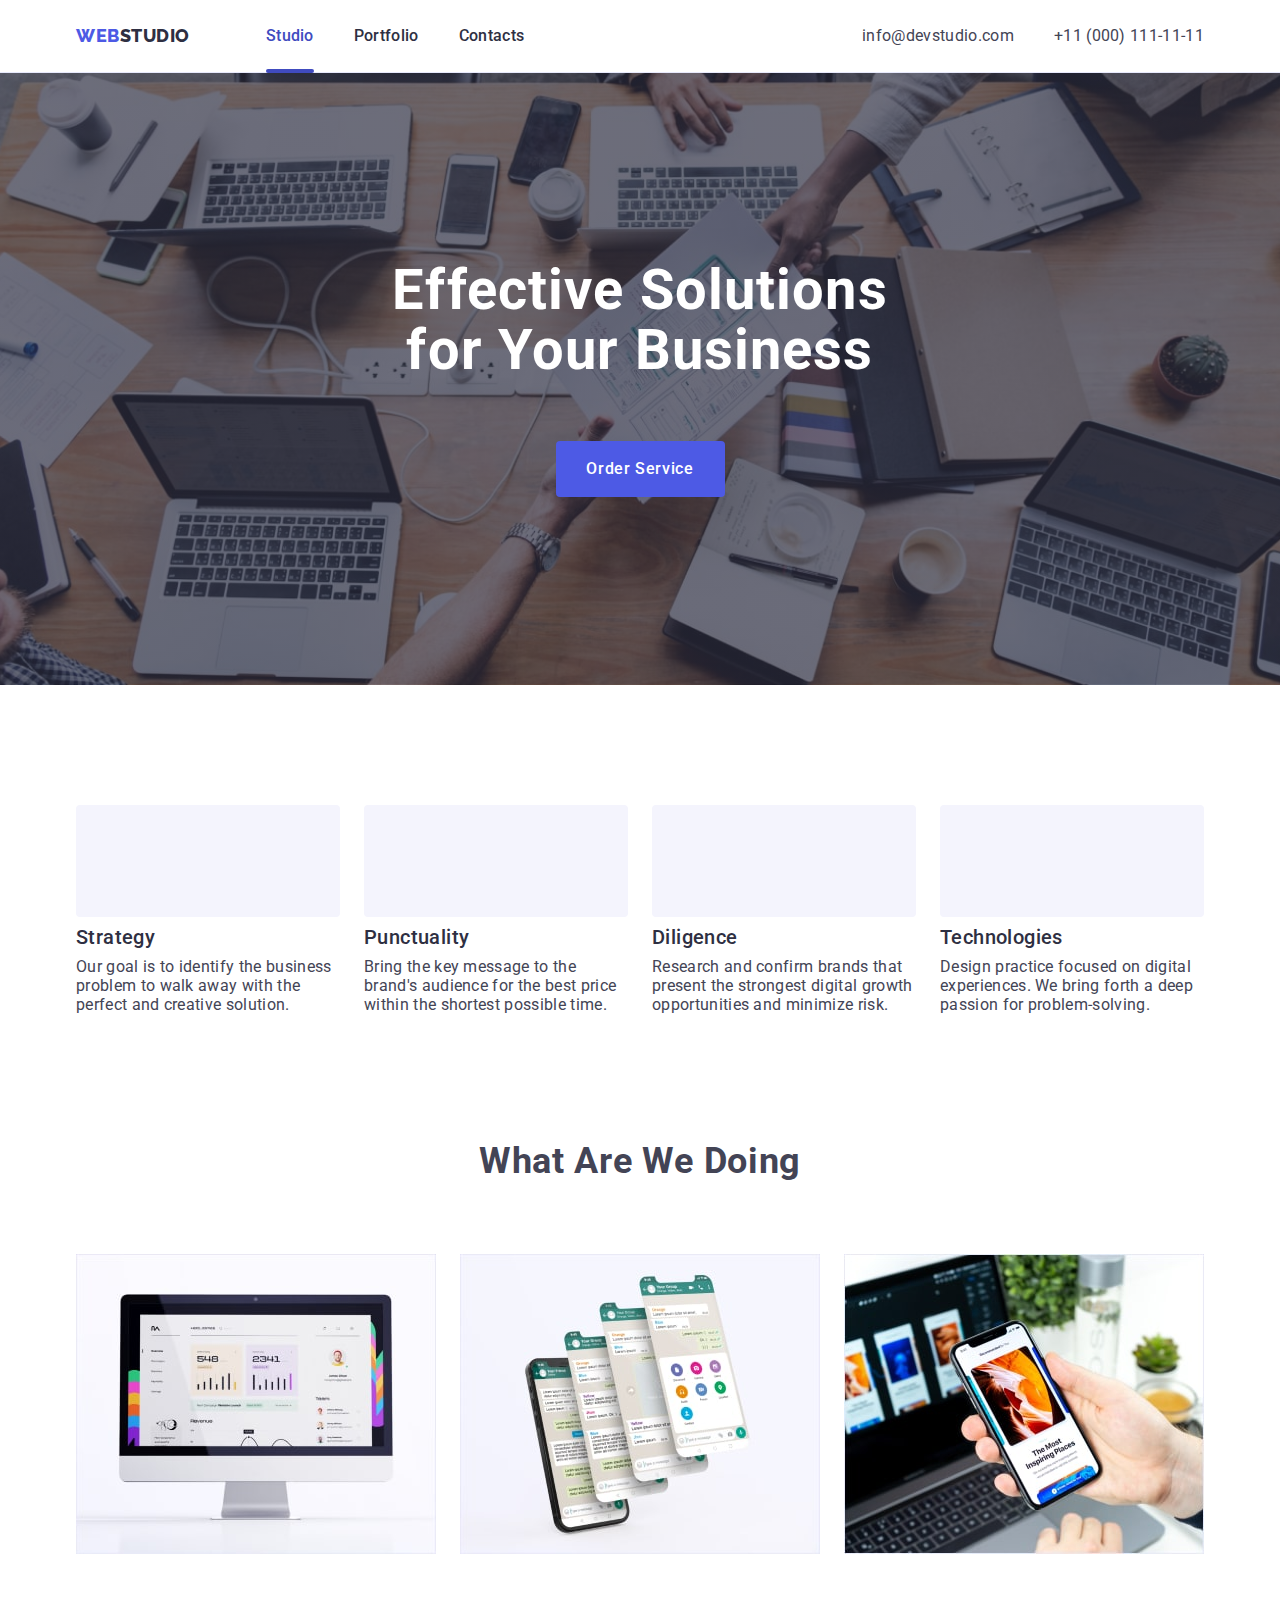
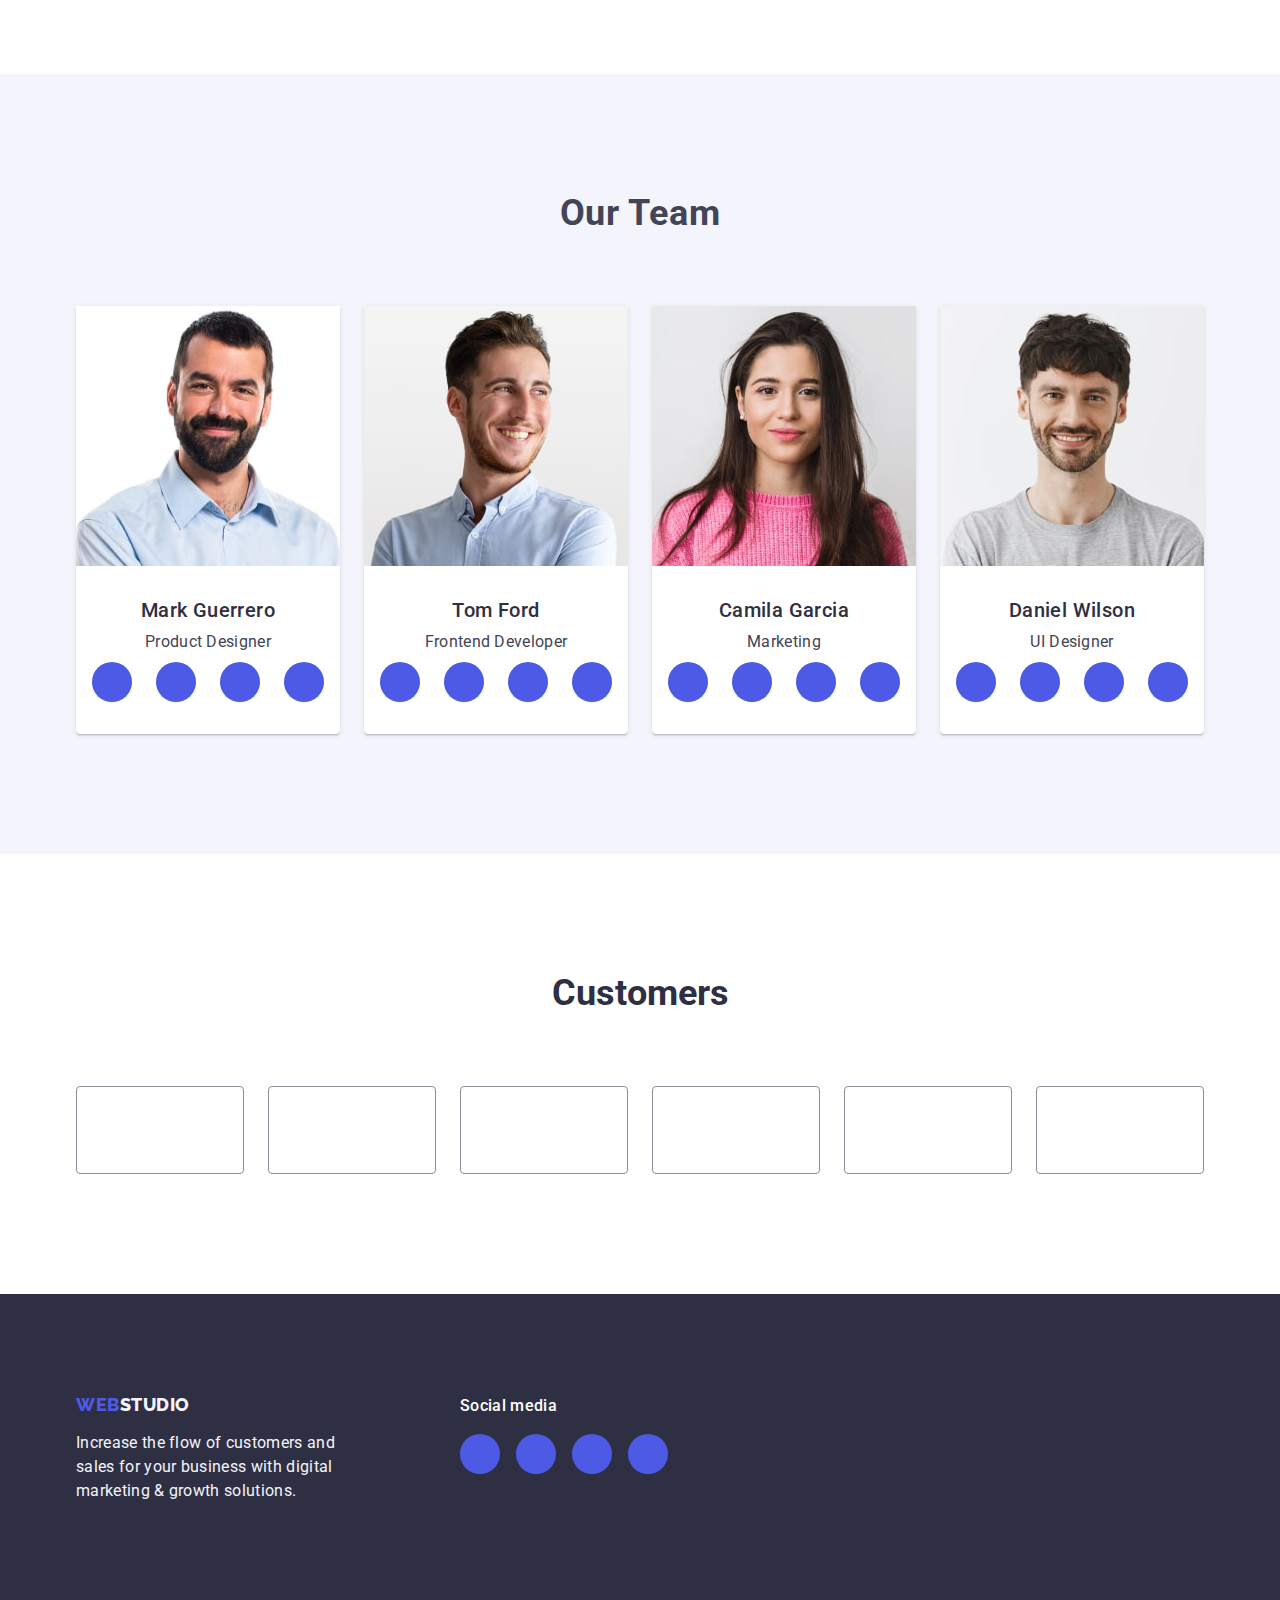
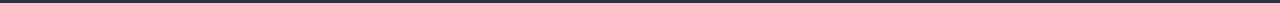
<file: index.html>
<!DOCTYPE html>
<html lang="en">

<head>
  <meta charset="UTF-8" />
  <meta http-equiv="X-UA-Compatible" content="IE=edge" />
  <meta name="viewport" content="width=device-width, initial-scale=1.0" />
  <title>Document</title>
  <link href="https://cdn.jsdelivr.net/npm/modern-normalize@2.0.0/modern-normalize.min.css" rel="stylesheet">
  <link rel="stylesheet" href="./css/styles.css">
  <link rel="preconnect" href="https://fonts.googleapis.com">
  <link rel="preconnect" href="https://fonts.gstatic.com" crossorigin>
  <link href="https://fonts.googleapis.com/css2?family=Raleway:wght@800&family=Roboto:wght@400;500;700&display=swap"
    rel="stylesheet">
</head>

<body>

  <!-- Хедер сторінки-->
  <header class="heder-studio">
    <div class="container heder-past">
      <nav class="menu">
        <a href="./index.html" class="weblogo link">Web<span class="studiologoheader">Studio</span></a>
        <ul class="list menu-past">
          <li><a href="./index.html" class="link hero-menu activ">Studio</a></li>
          <li><a href="./portfolio.html" class="link hero-menu-studio">Portfolio</a></li>
          <li><a href="" class="link hero-menu-studio">Contacts</a></li>
        </ul>
      </nav>
      <address class="contact-data">
        <ul class="list adres-menu">
          <li>
            <a href="mailto:info@devstudio.com" class="link meil-tel">info@devstudio.com</a>
          </li>
          <li>
            <a href="tel:+110001111111" class="link meil-tel">+11 (000) 111-11-11</a>
          </li>
        </ul>
      </address>
    </div>
  </header>

  <!-- Унікальний контент сторінки-->
  <main>
    <section class="section-hero">
      <div class="container">
        <h1 class="hero-text">Effective Solutions for Your Business</h1>
        <button type="button" class="btn-hero" data-modal-open>Order Service</button>
      </div>
    </section>
    <section class="section-two">
      <div class="container list-content">
        <h2 class="visually-hidden">advanced</h2>
        <ul class="list list-past">
          <li class="list-past-content">
            <div class="advanse-icon">
              <svg class="" width="64" height="64">
                <use href="./images/icons.svg#icon-antenna"></use>
              </svg>
            </div>
            <h3 class="title-text-icons">Strategy</h3>
            <p class="title-text-icons-wraper">
              Our goal is to identify the business problem to walk away with the
              perfect and creative solution.
            </p>
          </li>
          <li class="list-past-content">
            <div class="advanse-icon">
              <svg class="" width="64" height="64">
                <use href="./images/icons.svg#icon-astronaut"></use>
              </svg>
            </div>
            <h3 class="title-text-icons">Punctuality</h3>
            <p class="title-text-icons-wraper">
              Bring the key message to the brand's audience for the best price
              within the shortest possible time.
            </p>
          </li>
          <li class="list-past-content">
            <div class="advanse-icon">
              <svg class="" width="64" height="64">
                <use href="./images/icons.svg#icon-clock"></use>
              </svg>
            </div>
            <h3 class="title-text-icons">Diligence</h3>
            <p class="title-text-icons-wraper">
              Research and confirm brands that present the strongest digital
              growth opportunities and minimize risk.
            </p>
          </li>
          <li class="list-past-content">
            <div class="advanse-icon">
              <svg class="" width="64" height="64">
                <use href="./images/icons.svg#icon-diagram"></use>
              </svg>
            </div>
            <h3 class="title-text-icons">Technologies</h3>
            <p class="title-text-icons-wraper">
              Design practice focused on digital experiences. We bring forth a
              deep passion for problem-solving.
            </p>
          </li>
        </ul>
      </div>
    </section>
    <section class="section-what">
      <div class="container">
        <h2 class="title-page">What are we doing</h2>
        <ul class="list list-back">
          <li class="list-back-content">
            <img src="./images/page1/111-min.jpg" alt="foto-section-what" width="360" height="300" />
          </li>
          <li class="list-back-content">
            <img src="./images/page1/222-min.jpg" alt="foto-section-what" width="360" height="300" />
          </li>
          <li class="list-back-content">
            <img src="./images/page1/333-min.jpg" alt="foto-section-what" width="360" height="300" />
          </li>
        </ul>
      </div>
    </section>

    <section class="section-team">
      <div class="container">
        <h2 class="title-page">Our Team</h2>

        <ul class="list page-catalog">
          <li class="catalog">
            <img src="./images/page1/img1-min.jpg" alt="foto4" width="264" height="260" />
            <div class="name-person">
              <h3 class="title-text-on">Mark Guerrero</h3>
              <p class="team-text">Product Designer</p>
              
              <ul class="list page-catalog">
                <li class="team-spase-paga">
                  <a class="link team-icons" href="">
                    <svg class="team-icons-title" width="16" height="16">
                      <use href="./images/icons.svg#icon-instagram"></use>
                    </svg>
                  </a>
                </li>
                <li class="team-spase-paga">
                  <a class="link team-icons" href="">
                    <svg class="team-icons-title" width="16" height="16">
                      <use href="./images/icons.svg#icon-facebook"></use>
                    </svg>
                  </a>
                </li>
                <li class="team-spase-paga">
                  <a class="link team-icons" href="">
                    <svg class="team-icons-title" width="16" height="16">
                      <use href="./images/icons.svg#icon-twitter"></use>
                    </svg>
                  </a>
                </li>
                <li class="team-spase-paga">
                  <a class="link team-icons" href="">
                    <svg class="team-icons-title" width="16" height="16">
                      <use href="./images/icons.svg#icon-linkedin"></use>
                    </svg>
                  </a>
                </li>
              </ul>
            </div>
          </li>

          <li class="catalog">
            <img src="./images/page1/img2-min.jpg" alt="foto5" width="264" height="260" />
            <div class="name-person">
              <h3 class="title-text-on">Tom Ford</h3>
              <p class="team-text">Frontend Developer</p>
              <ul class="list page-catalog">
                <li class="team-spase-paga">
                  <a class="link team-icons" href="">
                    <svg class="team-icons-title" width="16" height="16">
                      <use href="./images/icons.svg#icon-instagram"></use>
                    </svg>
                  </a>
                </li>
                <li class="team-spase-paga">
                  <a class="link team-icons" href="">
                    <svg class="team-icons-title" width="16" height="16">
                      <use href="./images/icons.svg#icon-facebook"></use>
                    </svg>
                  </a>
                </li>
                <li class="team-spase-paga">
                  <a class="link team-icons" href="">
                    <svg class="team-icons-title" width="16" height="16">
                      <use href="./images/icons.svg#icon-twitter"></use>
                    </svg>
                  </a>
                </li>
                <li class="team-spase-paga">
                  <a class="link team-icons" href="">
                    <svg class="team-icons-title" width="16" height="16">
                      <use href="./images/icons.svg#icon-linkedin"></use>
                    </svg>
                  </a>
                </li>
              </ul>
            </div>
          </li>
          <li class="catalog">
            <img src="./images/page1/img3-min.jpg" alt="foto6" width="264" height="260" />
            <div class="name-person">
              <h3 class="title-text-on">Camila Garcia</h3>
              <p class="team-text">Marketing</p>
              <ul class="list page-catalog">
                <li class="team-spase-paga">
                  <a class="link team-icons" href="">
                    <svg class="team-icons-title" width="16" height="16">
                      <use href="./images/icons.svg#icon-instagram"></use>
                    </svg>
                  </a>
                </li>
                <li class="team-spase-paga">
                  <a class="link team-icons" href="">
                    <svg class="team-icons-title" width="16" height="16">
                      <use href="./images/icons.svg#icon-facebook"></use>
                    </svg>
                  </a>
                </li>
                <li class="team-spase-paga">
                  <a class="link team-icons" href="">
                    <svg class="team-icons-title" width="16" height="16">
                      <use href="./images/icons.svg#icon-twitter"></use>
                    </svg>
                  </a>
                </li>
                <li class="team-spase-paga">
                  <a class="link team-icons" href="">
                    <svg class="team-icons-title" width="16" height="16">
                      <use href="./images/icons.svg#icon-linkedin"></use>
                    </svg>
                  </a>
                </li>
              </ul>
            </div>
          </li>
          <li class="catalog">
            <img src="./images/page1/img4-min.jpg" alt="foto7" width="264" height="260" />
            <div class="name-person">
              <h3 class="title-text-on">Daniel Wilson</h3>
              <p class="team-text">UI Designer</p>
              <ul class="list page-catalog">
                <li class="team-spase-paga">
                  <a class="link team-icons" href="">
                    <svg class="team-icons-title" width="16" height="16">
                      <use href="./images/icons.svg#icon-instagram"></use>
                    </svg>
                  </a>
                </li>
                <li class="team-spase-paga">
                  <a class="link team-icons" href="">
                    <svg class="team-icons-title" width="16" height="16">
                      <use href="./images/icons.svg#icon-facebook"></use>
                    </svg>
                  </a>
                </li>
                <li class="team-spase-paga">
                  <a class="link team-icons" href="">
                    <svg class="team-icons-title" width="16" height="16">
                      <use href="./images/icons.svg#icon-twitter"></use>
                    </svg>
                  </a>
                </li>
                <li class="team-spase-paga">
                  <a class="link team-icons" href="">
                    <svg class="team-icons-title" width="16" height="16">
                      <use href="./images/icons.svg#icon-linkedin"></use>
                    </svg>
                  </a>
                </li>
              </ul>
            </div>
          </li>
        </ul>
      </div>
    </section>

    <section class="section-clients">
      <div class="container">
        <h2 class="customers">Customers</h2>
        <ul class="clients-list list">
          <li class="clients-item">
            <a class="clients-link" href="" aria-label="logo1">
              <svg class="clients-icon" width="104" height="56">
                <use href="./images/icons.svg#icon-Logo1"></use>
              </svg>
            </a>
          </li>
          <li class="clients-item">
            <a class="clients-link" href="" aria-label="logo2">
              <svg class="clients-icon" width="104" height="56">
                <use href="./images/icons.svg#icon-Logo2"></use>
              </svg>
            </a>
          </li>
          <li class="clients-item">
            <a class="clients-link" href="" aria-label="logo3">
              <svg class="clients-icon" width="104" height="56">
                <use href="./images/icons.svg#icon-Logo3"></use>
              </svg>
            </a>
          </li>
          <li class="clients-item">
            <a class="clients-link" href="" aria-label="logo4">
              <svg class="clients-icon" width="104" height="56">
                <use href="./images/icons.svg#icon-Logo4"></use>
              </svg>
            </a>
          </li>
          <li class="clients-item">
            <a class="clients-link" href="" aria-label="logo5">
              <svg class="clients-icon" width="104" height="56">
                <use href="./images/icons.svg#icon-Logo5"></use>
              </svg>
            </a>
          </li>
          <li class="clients-item">
            <a class="clients-link" href="" aria-label="logo6">
              <svg class="clients-icon" width="104" height="56">
                <use href="./images/icons.svg#icon-Logo6"></use>
              </svg>
            </a>
          </li>
        </ul>
      </div>
    </section>
  </main>

  <!-- Футер сторінки-->
  <footer class="footer-bag">
    <div class="container footer-hero">
      <div class="footer-portfolio">
        <a href="./index.html" class="weblogofooter link">Web<span class="studiologofooter">Studio</span></a>
        <p class="title-footer">
          Increase the flow of customers and sales for your business with digital
          marketing & growth solutions.
        </p>
      </div>
      <div class="footer-social-page">
        <p class="footer-social-title">Social media</p>
        <ul class="list footer-media">
          <li class="footer-media-wraper">
              <a class="footer-social" href="">
                <svg class="icon-footer" width="24" height="24">
                  <use href="./images/icons.svg#icon-instagram"></use>
                </svg>
              </a>
          </li>
          <li class="footer-media-wraper">
            <a class="footer-social" href="">
              <svg class="icon-footer" width="24" height="24">
                <use href="./images/icons.svg#icon-facebook"></use>
              </svg>
            </a>
          </li>
          <li class="footer-media-wraper">
            <a class="footer-social" href="">
              <svg class="icon-footer" width="24" height="24">
                <use href="./images/icons.svg#icon-twitter"></use>
              </svg>
            </a>
          </li>
          <li class="footer-media-wraper">
            <a class="footer-social" href="">
              <svg class="icon-footer" width="24" height="24">
                <use href="./images/icons.svg#icon-linkedin"></use>
              </svg>
            </a>
          </li>
        </ul>
      </div>
    </div>
  </footer>
  <!-- Модальне Вікно -->
  <div class="backdrop is-hidden" data-modal>
    <div class="modal">
      <button class="modal-btn" type="button" data-modal-close>
        <svg class="icon-modal" width="8" height="8">
          <use href="./images/icons.svg#icon-Vector-1-1"></use>
        </svg>
      </button>
    </div>
  </div>
  <script src="./js/modal.js"></script>
</body>

</html>
</file>
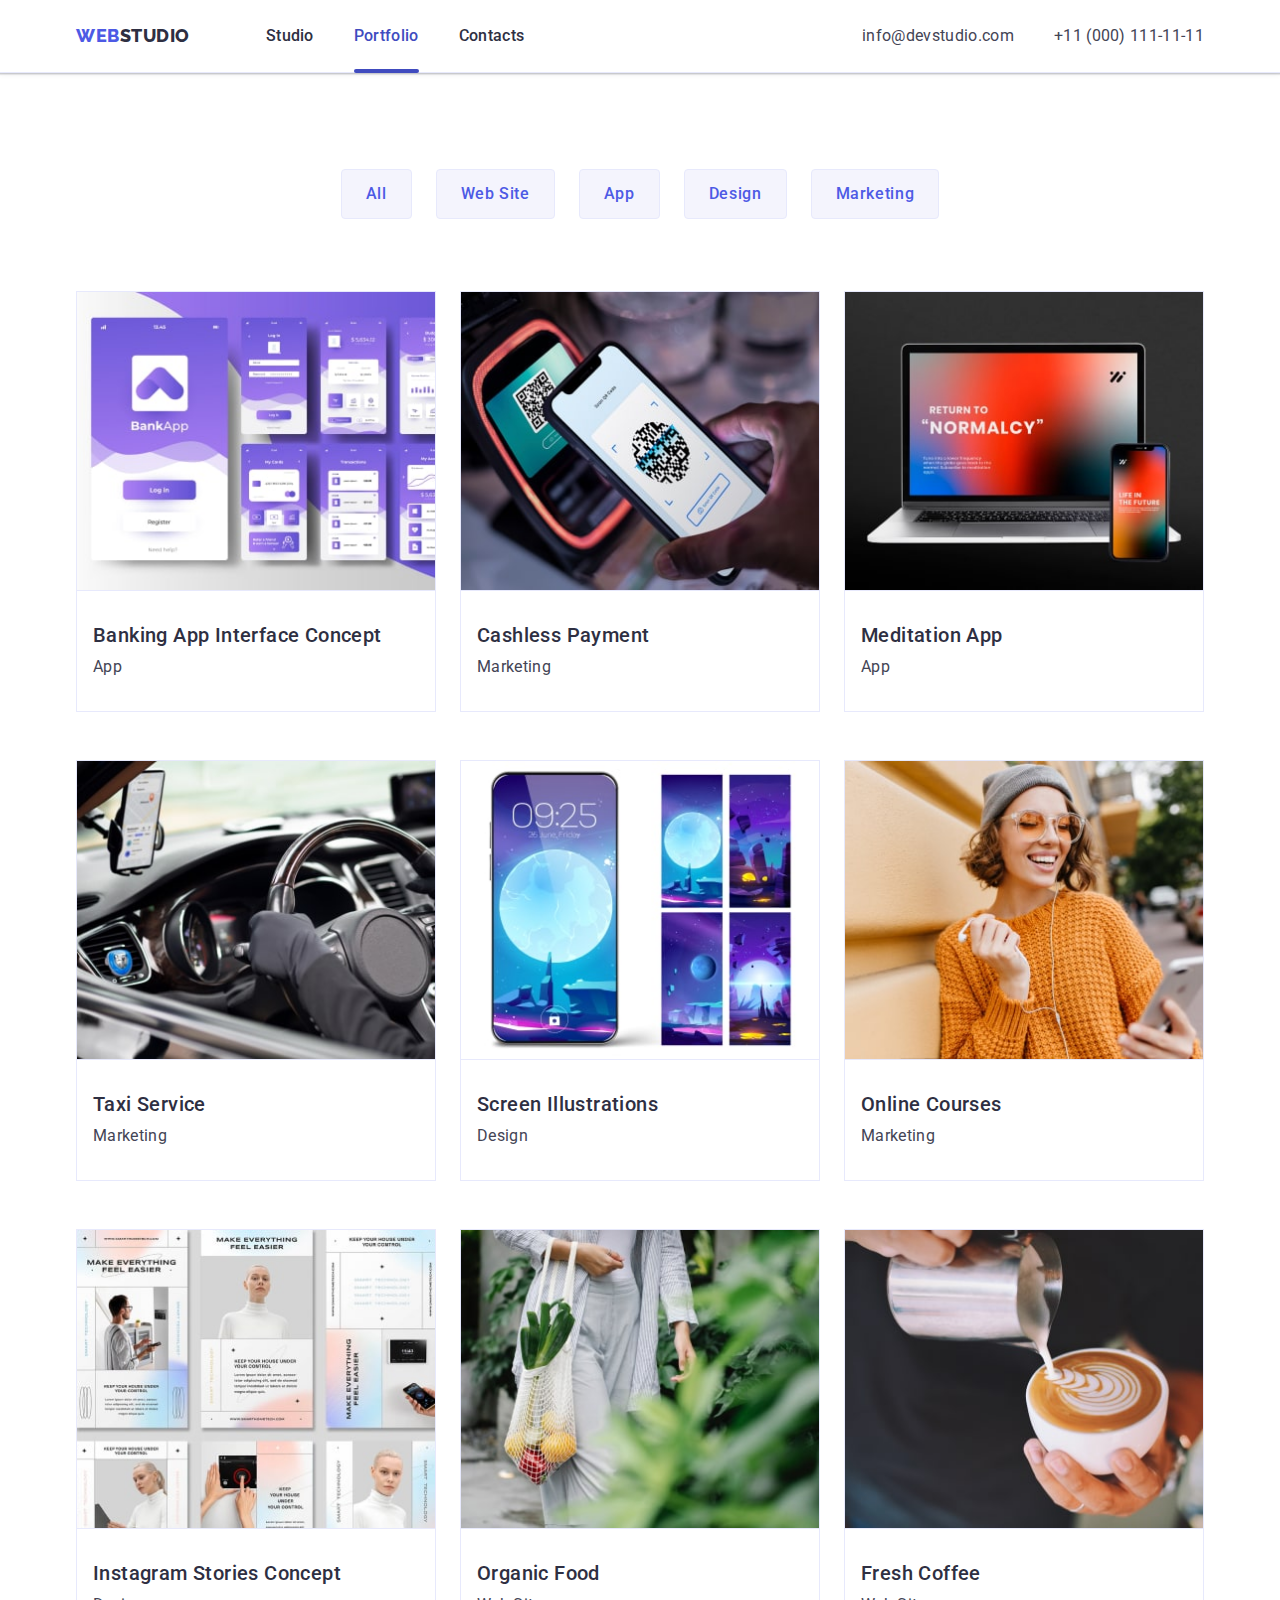
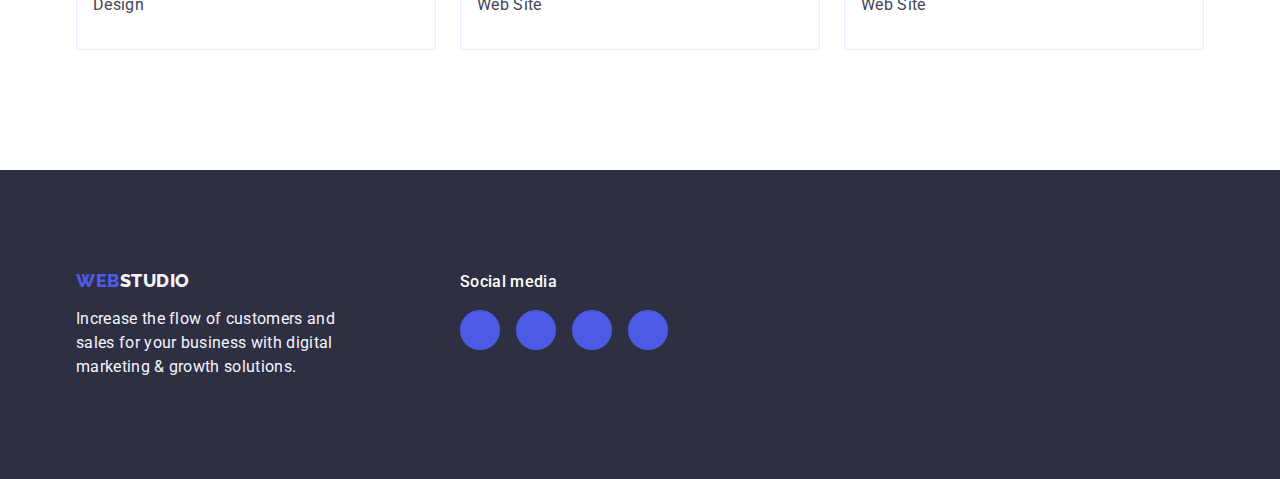
<file: portfolio.html>
<!DOCTYPE html>
<html lang="en">

<head>
  <meta charset="UTF-8">
  <meta name="viewport" content="width=device-width, initial-scale=1.0">
  <title>Document</title>
  <link href="https://cdn.jsdelivr.net/npm/modern-normalize@2.0.0/modern-normalize.min.css" rel="stylesheet">
  <link rel="stylesheet" href="./css/styles.css">
  <link rel="preconnect" href="https://fonts.googleapis.com">
  <link rel="preconnect" href="https://fonts.gstatic.com" crossorigin>
  <link href="https://fonts.googleapis.com/css2?family=Raleway:wght@800&family=Roboto:wght@400;500;700&display=swap"
    rel="stylesheet">
</head>

<body>

  <!-- Хедер сторінки-->
  <header class="heder-studio">
    <div class="container heder-past">
      <nav class="menu">
        <a href="./index.html" class="weblogo link">Web<span class="studiologoheader">Studio</span></a>
        <ul class="list menu-past">
          <li><a href="./index.html" class="link hero-menu-studio">Studio</a></li>
          <li><a href="./portfolio.html" class="link hero-menu activ">Portfolio</a></li>
          <li><a href="" class="link hero-menu-studio">Contacts</a></li>
        </ul>
      </nav>
      <address class="contact-data">
        <ul class="list adres-menu">
          <li>
            <a href="mailto:info@devstudio.com" class="link meil-tel">info@devstudio.com</a>
          </li>
          <li>
            <a href="tel:+110001111111" class="link meil-tel">+11 (000) 111-11-11</a>
          </li>
        </ul>
      </address>
    </div>
  </header>
  <!-- Унікальний контент сторінки-->
  <main>
    <section class="section-portfolio">
      <div class="container">
        <h1 class="visually-hidden">advanced</h1>
        <ul class="list section-portfolio-spese">
          <li><button type="button" class="btn-portfolio">All</button></li>
          <li><button type="button" class="btn-portfolio">Web Site</button></li>
          <li><button type="button" class="btn-portfolio">App</button></li>
          <li><button type="button" class="btn-portfolio">Design</button></li>
          <li><button type="button" class="btn-portfolio">Marketing</button></li>
        </ul>
        <ul class="list portfolio-content">
          <li class="portfolio-content-spase">
            <a href="#" class="link portfolio-title">
              <div class="portfolio-card">
                <img src="./images/page2/img-8-min.jpg" alt="Banking App Interface Concept" width="360" height="300"
                  class="portfolio-border" />
                <p class="title-card">14 Stylish and User-Friendly App Design Concepts · Task Manager App · Calorie
                  Tracker App · Exotic Fruit Ecommerce App · Cloud Storage App</p>
              </div>
              <div class="content-title">
                <h2 class="title-text-portfolio">Banking App Interface Concept</h2>
                <p class="title-text">App</p>
              </div>
            </a>
          </li>
          <li class="portfolio-content-spase">
            <a href="#" class="link portfolio-title">
              <div class="portfolio-card">
                <img src="./images/page2/img-7-min.jpg" alt="Cashless Payment" width="360" height="300"
                  class="portfolio-border" />
                <p class="title-card">14 Stylish and User-Friendly App Design Concepts · Task Manager App · Calorie
                  Tracker App · Exotic Fruit Ecommerce App · Cloud Storage App</p>
              </div>
              <div class="content-title">
                <h2 class="title-text-portfolio">Cashless Payment</h2>
                <p class="title-text">Marketing</p>
              </div>
            </a>
          </li>
          <li class="portfolio-content-spase">
            <a href="#" class="link portfolio-title">
              <div class="portfolio-card">
                <img src="./images/page2/img-6-min.jpg" alt="Meditation App" width="360" height="300"
                  class="portfolio-border" />
                <p class="title-card">14 Stylish and User-Friendly App Design Concepts · Task Manager App · Calorie
                  Tracker App · Exotic Fruit Ecommerce App · Cloud Storage App</p>
              </div>
              <div class="content-title">
                <h2 class="title-text-portfolio">Meditation App</h2>
                <p class="title-text">App</p>
              </div>
            </a>
          </li>
          <li class="portfolio-content-spase">
            <a href="#" class="link portfolio-title">
              <div class="portfolio-card">
                <img src="./images/page2/img-5-min.jpg" alt="Taxi Service" width="360" height="300"
                  class="portfolio-border" />
                <p class="title-card">14 Stylish and User-Friendly App Design Concepts · Task Manager App · Calorie
                  Tracker App · Exotic Fruit Ecommerce App · Cloud Storage App</p>
              </div>
              <div class="content-title">
                <h2 class="title-text-portfolio">Taxi Service</h2>
                <p class="title-text">Marketing</p>
              </div>
            </a>
          </li>
          <li class="portfolio-content-spase">
            <a href="#" class="link portfolio-title">
              <div class="portfolio-card">
                <img src="./images/page2/img-4-min.jpg" alt="Screen Illustrations" width="360" height="300"
                  class="portfolio-border" />
                <p class="title-card">14 Stylish and User-Friendly App Design Concepts · Task Manager App · Calorie
                  Tracker App · Exotic Fruit Ecommerce App · Cloud Storage App</p>
              </div>
              <div class="content-title">
                <h2 class="title-text-portfolio">Screen Illustrations</h2>
                <p class="title-text">Design</p>
              </div>
            </a>
          </li>
          <li class="portfolio-content-spase">
            <a href="#" class="link portfolio-title">
              <div class="portfolio-card">
                <img src="./images/page2/img-3-min.jpg" alt="Online Courses" width="360" height="300"
                  class="portfolio-border" />
                <p class="title-card">14 Stylish and User-Friendly App Design Concepts · Task Manager App · Calorie
                  Tracker App · Exotic Fruit Ecommerce App · Cloud Storage App</p>
              </div>
              <div class="content-title">
                <h2 class="title-text-portfolio">Online Courses</h2>
                <p class="title-text">Marketing</p>
              </div>
            </a>
          </li>
          <li class="portfolio-content-spase">
            <a href="#" class="link portfolio-title">
              <div class="portfolio-card">
                <img src="./images/page2/img-2-min.jpg" alt="Instagram Stories Concept" width="360" height="300"
                  class="portfolio-border" />
                <p class="title-card">14 Stylish and User-Friendly App Design Concepts · Task Manager App · Calorie
                  Tracker App · Exotic Fruit Ecommerce App · Cloud Storage App</p>
              </div>
              <div class="content-title">
                <h2 class="title-text-portfolio">Instagram Stories Concept</h2>
                <p class="title-text">Design</p>
              </div>
            </a>
          </li>
          <li class="portfolio-content-spase">
            <a href="#" class="link portfolio-title">
              <div class="portfolio-card">
                <img src="./images/page2/img-1-min.jpg" alt="Organic Food" width="360" height="300"
                  class="portfolio-border" />
                <p class="title-card">14 Stylish and User-Friendly App Design Concepts · Task Manager App · Calorie
                  Tracker App · Exotic Fruit Ecommerce App · Cloud Storage App</p>
              </div>
              <div class="content-title">
                <h2 class="title-text-portfolio">Organic Food</h2>
                <p class="title-text">Web Site</p>
              </div>
            </a>
          </li>
          <li class="portfolio-content-spase">
            <a href="#" class="link portfolio-title">
              <div class="portfolio-card">
                <img src="./images/page2/img-0-min.jpg" alt="Fresh Coffee" width="360" height="300"
                  class="portfolio-border" />
                <p class="title-card">14 Stylish and User-Friendly App Design Concepts · Task Manager App · Calorie
                  Tracker App · Exotic Fruit Ecommerce App · Cloud Storage App</p>
              </div>
              <div class="content-title">
                <h2 class="title-text-portfolio">Fresh Coffee</h2>
                <p class="title-text">Web Site</p>
              </div>
            </a>
          </li>
        </ul>
      </div>
    </section>

  </main>

  <!-- Футер сторінки-->
  <footer class="footer-bag">
    <div class="container footer-hero">
      <div class="footer-portfolio">
        <a href="./index.html" class="weblogofooter link">Web<span class="studiologofooter">Studio</span></a>
        <p class="title-footer">
          Increase the flow of customers and sales for your business with digital
          marketing & growth solutions.
        </p>
      </div>
      <div class="footer-social-page">
        <p class="footer-social-title">Social media</p>
        <ul class="list footer-media">
          <li class="footer-media-wraper">
              <a class="footer-social" href="">
                <svg class="icon-footer" width="24" height="24">
                  <use href="./images/icons.svg#icon-instagram"></use>
                </svg>
              </a>
          </li>
          <li class="footer-media-wraper">
            <a class="footer-social" href="">
              <svg class="icon-footer" width="24" height="24">
                <use href="./images/icons.svg#icon-facebook"></use>
              </svg>
            </a>
          </li>
          <li class="footer-media-wraper">
            <a class="footer-social" href="">
              <svg class="icon-footer" width="24" height="24">
                <use href="./images/icons.svg#icon-twitter"></use>
              </svg>
            </a>
          </li>
          <li class="footer-media-wraper">
            <a class="footer-social" href="">
              <svg class="icon-footer" width="24" height="24">
                <use href="./images/icons.svg#icon-linkedin"></use>
              </svg>
            </a>
          </li>
        </ul>
      </div>
    </div>
  </footer>
</body>

</html>
</file>
<file: css/styles.css>
/**
  |============================
  | RESET
  |============================
*/
h1,
h2,
h3,
h4,
h5,
p {
    margin-top: 0px;
    margin-bottom: 0px;
}
ul,
ol {
    margin: 0px;
    padding-left: 0px;
}
a {
  text-decoration: none;
  color: currentColor;
}
button {
  font-family: inherit;
  cursor: pointer;
}
img {
  display: block;
}

/*________________________________________________________*/
.container {
  width: 1158px;
  margin: 0 auto;
  padding-left: 15px;
  padding-right: 15px;
}
/*________________________________________________________*/
:root {
  --primary-brand-color: #4D5AE5;
  --body-text-color: #434455;
  --dark-color: #2E2F42;
  --white-background-color: #FFFFFF;
  --light-mode-color: #F4F4FD;
  --pressed-state-color: #404BBF;
  --blue-button: #4d5ae5;
  --title-light: #e7e9fc;
  --dark-silver: #8E8F99;
  --customers-color: #2e2f42;
  --modal-color: #FCFCFC;
  --footer-color: #f4f4fd;
}

body {
    margin: 0;
    font-family: 'Roboto', sans-serif;
    color: var(--body-text-color);
    background-color: var(--white-background-color);
}

.link {
  text-decoration: none;
  color: var(--pressed-state-color);
}

.link:hover {
  color: var(--pressed-state-color);
}

.link:focus {
  color: var(--pressed-state-color);
}

.list {
  list-style: none;
}

/**
  |============================
  | CSS Таблиця STUDIO
  |============================
*/

.weblogo {
  font-family: 'Raleway', sans-serif;
  font-style: normal;
  font-weight: 800;
  font-size: 18px;
  padding: 24px 0;
  line-height: 1.17;
  letter-spacing: 0.03em;
  text-transform: uppercase;
  color: var(--primary-brand-color);
  margin-right: 76px;

}

.activ {
  position: relative;
  color: var(--pressed-state-color);
}
.activ::after {
  content: '';
  position: absolute;
  left: 0;
  bottom: -1px;
  height: 4px;
  background-color: #404bbf;
  border-radius: 2px; 
}

.contact-data {
  font-style: normal;
  line-height: 1.5;
  letter-spacing: 0.02em;
  color: var(--body-text-color);
  margin-left: auto;
}

.meil-tel {
  color: var(--body-text-color);
  transition: color 250ms cubic-bezier(0.4, 0, 0.2, 1);
}

.adres-menu {
  color: var(--body-text-color);
  display: flex;
  gap: 40px;
  transition: color 250ms cubic-bezier(0.4, 0, 0.2, 1);

}

.studiologoheader {
  font-style: normal;
  font-weight: 800;
  font-size: 18px;
  line-height: 1.17;
  text-transform: uppercase;
  letter-spacing: 0.03em;
  color: var(--dark-color);
}

.weblogofooter {
  font-style: normal;
  font-weight: 800;
  font-size: 18px;
  line-height: 1.17;
  letter-spacing: 0.03em;
  color: var(--primary-brand-color);
  display: inline-block;
  margin-bottom: 16px;
}

.studiologofooter {
  font-style: normal;
  font-weight: 800;
  font-size: 18px;
  line-height: 1.17;
  letter-spacing: 0.03em;
  color: var(--light-mode-color);
}

.section-hero {
  background: var(--dark-color);
  padding: 188px 0;
  margin-left: auto;
  margin-right: auto;
  background-image: linear-gradient(rgba(46, 47, 66, 0.7), rgba(46, 47, 66, 0.7)), url(../images/page1/people-office.jpg);
  max-width: 1440px;
  background-repeat: no-repeat;
  background-position: center;
  background-size: cover;

}


.btn-hero {
  font-family: "Roboto", sans-serif;
  font-weight: 500;
  line-height: 1.5;
  letter-spacing: 0.04em;
  cursor: pointer;
  color: var(--white-background-color);
  display: block;
  min-width: 169px;
  height: 56px;
  border: none;
  background-color: var(--blue-button); 
  border-radius: 4px;
  transition: background-color 250ms cubic-bezier(0.4, 0, 0.2, 1);
  margin-left: auto;
  margin-right: auto;
}

.btn-hero:hover {
  background-color: var(--pressed-state-color);
}

.btn-hero:focus {
  background-color: var(--pressed-state-color);
}

.advanse-icon {
  display: flex;
  align-items: center;
  justify-content: center;
  height: 112px;
  background-color: #f4f4fd;
  border-radius: 4px;
  margin-bottom: 8px;
}

.hero-text {
  font-style: normal;
  font-weight: 700;
  font-size: 56px;
  line-height: 1.07;
  text-align: center;
  letter-spacing: 0.02em;
  color: var(--white-background-color);
  max-width: 496px;
  margin-left: auto;
  margin-right: auto;
  margin-bottom: 60px;
  
}
.hero-menu-studio {
  font-style: normal;
  font-weight: 500;
  font-size: 16px;
  line-height: 1.5;
  letter-spacing: 0.02em;
  color: var(--customers-color);
  display: flex;
  gap: 40px;
  padding: 24px 0;
  transition: color 250ms cubic-bezier(0.4, 0, 0.2, 1);
  position: relative;
}
.hero-menu {
  font-style: normal;
  font-weight: 500;
  font-size: 16px;
  line-height: 1.5;
  letter-spacing: 0.02em;
  color: var(--pressed-state-color);
  display: flex;
  gap: 40px;
  padding: 24px 0;
  transition: color 250ms cubic-bezier(0.4, 0, 0.2, 1);
  position: relative;
}
.activ:after {
  content: '';
  display: block;
  position: absolute;
  bottom: -1px;
  left: 0;
  width: 100%;
  height: 4px;
  border-radius: 2px;
  background: var(--pressed-state-color)

}
.hero-menu:hover,
.hero-menu:focus {
  color: var(--pressed-state-color);
}

.meil-header {
  font-style: normal;
  font-weight: 400;
  font-size: 16px;
  line-height: 1.5;
  letter-spacing: 0.02em;
  color: var(--body-text-color);
}

.tel-header {
  font-style: normal;
  font-weight: 400;
  font-size: 16px;
  line-height: 1.5;
  letter-spacing: 0.02em;
  color: var(--body-text-color);
}

.title-page {
  font-style: normal;
  font-weight: 700;
  font-size: 36px;
  line-height: 1.11;
  text-transform: capitalize;
  letter-spacing: 0.02em;
  text-align: center;
  margin-bottom: 72px;
}


.title-text-on {
  font-style: normal;
  font-weight: 500;
  font-size: 20px;
  line-height: 1.2;
  letter-spacing: 0.02em;
  color: var(--dark-color);
  margin-bottom: 8px;
  text-align: center;
}

.team-text {
  color: var(--body-text-color);
  text-align: center;
  font-size: 16px;
  line-height: 1.5;
  letter-spacing: 0.32px;
  text-align: center;
}

.title-text {
  font-style: normal;
  font-weight: 400;
  font-size: 16px;
  line-height: 1.5;
  letter-spacing: 0.02em;
  color: var(--body-text-color);
}

.title-text-portfolio {
  font-style: normal;
  font-weight: 500;
  font-size: 20px;
  line-height: 1.2;
  letter-spacing: 0.02em;
  color: var(--dark-color);
  margin-bottom: 8px;
}

.title-text-icons-wraper {
  font-style: normal;
  line-height: 1.2;
  letter-spacing: 0.02em;
  color: var(--body-text-color);
  margin-bottom: 8px;
  font-size: 16px;
  letter-spacing: 0.32px;
}
.title-text-icons {
  font-style: normal;
  font-weight: 500;
  font-size: 20px;
  line-height: 1.2;
  letter-spacing: 0.4px;
  letter-spacing: 0.02em;
  color: var(--dark-color);
  margin-bottom: 8px;
}

.weblogofooter {
  font-family: 'Raleway', sans-serif;
  font-style: normal;
  font-weight: 800;
  font-size: 18px;
  line-height: 1.17;
  text-transform: uppercase;
  letter-spacing: 0.03em;
  color: var(--primary-brand-color);
 }

.studiologoheader {
  font-style: normal;
  font-weight: 800;
  font-size: 18px;
  line-height: 1.17;
  text-transform: uppercase;
  letter-spacing: 0.03em;
  color: var(--dark-color);
 }

.studiologofooter {
  font-style: normal;
  font-weight: 800;
  font-size: 18px;
  line-height: 1.17;
  text-transform: uppercase;
  letter-spacing: 0.03em;
  color: var(--light-mode-color);
}

.title-footer {
  font-style: normal;
  font-weight: 400;
  font-size: 16px;
  line-height: 1.5;
  letter-spacing: 0.02em;
  color: var(--light-mode-color);
  max-width: 264px;
}

.section-two{
  padding-top: 120px;
  padding-bottom: 120px;
}
.section-what {
  padding-bottom: 120px;
}

.section-team {
  background-color: var(--light-mode-color);
  padding: 120px 0;
}

.catalog {
  background-color: var(--white-background-color);
  width: calc((100% - 72px) / 4); 
  border-radius: 0px 0px 4px 4px;
  box-shadow: 0px 1px 6px rgba(46, 47, 66, 0.08), 0px 1px 1px rgba(46, 47, 66, 0.16), 0px 2px 1px rgba(46, 47, 66, 0.08);
}

.footer-bag {
  background-color: var(--dark-color);
  padding: 100px 0;
  display: flex;
  align-items: baseline;
  margin-left: auto;
  margin-right: auto;
}

.footer-portfolio {
  margin-right: 120px;  
}

.footer-social-title {
  font-style: normal;
  font-weight: 500;
  font-size: 16px;
  line-height: 1.5;
  letter-spacing: 0.02em;
  color: var(--white-background-color);
  margin-bottom: 16px; 
  transition: background-color 250ms cubic-bezier(0.4, 0, 0.2, 1); 
}

.catalog-portfolio {
  font-weight: 500;
  line-height: 1.5;
  letter-spacing: 0.02em;
  color: var(--dark-color);

}

.catalog-portfolio:hover {
  color: var(--pressed-state-color);
}

.catalog-portfolio:focus {
  color: var(--pressed-state-color);
}

.btn-portfolio {
  font-style: normal;
  font-weight: 500;
  font-size: 16px;
  line-height: 1.5;
  text-align: center;
  cursor: pointer;
  letter-spacing: 0.04em;
  background-color: var(--light-mode-color);
  color: var(--primary-brand-color);
  padding: 12px 24px;
  border: 1px solid var(--title-light);
  border-radius: 4px;
  
}

.btn-portfolio:hover,
.btn-portfolio:focus {
  background-color: var(--pressed-state-color);
  color: var(--white-background-color);
  border: 1px solid transparent;
  transition: transform 250ms cubic-bezier(0.4, 0, 0.2, 1);
}

.adres-portfolio {
  font-style: normal;
}

.adres-portfolio:hover {
  color: var(--pressed-state-color);
}

.adres-portfolio:focus {
  color: var(--pressed-state-color);
}

.portfolio-border {
  border: 1px solid #E7E9FC;
}

.heder-studio {
  border-bottom: 1px solid #e7e9fc;
  box-shadow: 0px 2px 1px rgba(46, 47, 66, 0.08), 0px 1px 1px rgba(46, 47, 66, 0.16), 0px 1px 6px rgba(46, 47, 66, 0.08); 
  
}

.heder-past {
  display: flex; 
  align-items: center;
}

.menu {
  display: flex;
  align-items: center;
}

.menu-past {
  gap: 40px;
  display: flex;
}

.visually-hidden {
  position: absolute;
  width: 1px;
  height: 1px;
  margin: -1px;
  border: 0;
  padding: 0;
  white-space: nowrap;
  clip-path: inset(100%);
  clip: rect(0 0 0 0);
  overflow: hidden;
}

.list-past {
  display: flex; 
  gap: 24px; 

}
.list-past-content {
  width: calc((100% - 72px) / 4);
}

.list-content {

}

.list-back {
  display: flex; 
  gap: 24px;
}

.list-back-content {
  width: calc((100% - 48px) / 3);
}

.page-catalog {
  display: flex;
  gap: 24px; 
  justify-content: center; 
  margin-top: 8px;
}

.name-person {
  padding: 32px 16px;
  padding: 32px 0;
}



.team-spase {
  display: flex;
  justify-content: center;
  gap: 24px; 

}

.team-spase-paga {
  width: 40px; 
  height: 40px;
}

.section-portfolio {
  padding-top: 96px;
  padding-bottom: 120px;
}

.section-portfolio-spese {
  display: flex;
  justify-content: center; 
  gap: 24px;
  margin-bottom: 72px;
}

.portfolio-content{
  display: flex;
  flex-wrap: wrap; 
  column-gap: 24px;
  row-gap: 48px; 
}
.portfolio-content-spase {
  width: calc((100% - 48px) / 3);
}
.portfolio-card {
  position: relative;
  overflow: hidden;
}
.portfolio-card {
  position: relative;
  overflow: hidden;
}
.title-card {
  display: flex;
  width: 100%;
  height: 100%;
  flex-direction: column;
  flex-shrink: 0;
  color: #F4F4FD;
  font-size: 16px;
  line-height: 1.5;
  letter-spacing: 0.32px;
  background-color: #4D5AE5;
  align-items: center;
  text-align: center;
  padding: 40px 32px;
  position: absolute;
  top: 0;
  left: 0;
  transform: translateY(100%);
  transition: transform 250ms cubic-bezier(0.4, 0, 0.2, 1);
}
.portfolio-title:hover .title-card,
.portfolio-title:focus .title-card {
  transform: translateY(0%);
}


.content-title {
  padding: 32px 16px;
  border: 1px solid #e7e9fc; 
  border-top: none; 
}
.hero-menu-studio {
  padding-top: 24px;
  padding-bottom: 24px;
}
.footer-media {
  display: flex;
  gap: 16px;
}

.footer-hero {
  display: flex;
  align-items: baseline;
  
}

.footer-social {
  align-items: center;
  justify-content: center; 
  border-radius: 50%;
  background-color: var(--blue-button);
  width: 100%;
  height: 100%;
  display: flex;
  transition: background-color 250ms cubic-bezier(0.4, 0, 0.2, 1);
}

.footer-media-wraper {
  width: 40px; 
  height: 40px;
}


.footer-social:hover {
  background-color: #31d0aa;
}
.footer-social:focus {
  background-color: #31d0aa;
}

.icon-footer {
  fill: var(--footer-color);
}

.footer-social-page {

}

/**
  |============================
  | CLIENTS
  |============================
*/

.clients-list {
  display: flex;
  justify-content: center;
  gap: 24px;
}
.clients-item {
  width: calc((100% - 120px) / 6);
  height: 88px;
}
.clients-link {
  display: flex;
  justify-content: center;
  align-items: center;
  width: 100%;
  height: 100%;
  border: 1px solid var(--dark-silver);
  color: var(--dark-silver);
  border-radius: 4px;
  transition: border-color 250ms cubic-bezier(0.4, 0, 0.2, 1), color 250ms cubic-bezier(0.4, 0, 0.2, 1); 
}
.clients-link:hover {
  color: var(--pressed-state-color);
  border-color: #404bbf;
}

.clients-link:focus {
  color: var(--pressed-state-color);
  border-color: #404bbf;
}

.clients-icon {
fill: currentColor;
} 

.clients-link:hover .clients-icon {
  color: var(--pressed-state-color);
}

.section-clients {
  padding-top: 120px;
  padding-bottom: 120px;
}

.customers {
  font-size: 36px;
  line-height: 1.11;
  color: var(--customers-color);
  margin-bottom: 72px;
  text-align: center;
  margin-bottom: 72px;
}

.team-icons {
  width: 100%;
  height: 100%;
  background-color: var(--primary-brand-color);
  display: flex;
  align-items: center; 
  justify-content: center;
  border-radius: 50%;
  transition: background-color 250ms cubic-bezier(0.4, 0, 0.2, 1);
}
.team-icons:hover {
  background-color: var(--pressed-state-color);
}
.team-icons:focus {
  background-color: var(--pressed-state-color);
}
/**
  |============================
  | Modal-Window
  |============================
*/

.team-icons-title {
  fill: var(--light-mode-color);
}

.backdrop {
  position: fixed;
  top: 50%;
  left: 50%;
  top: 0; 
  left: 0;
  width: 100%;
  height: 100%;
  transition: transform 250ms cubic-bezier(0.4, 0, 0.2, 1); 
  background-color: rgba(46, 47, 66, 0.4);
  transition: opacity 250ms cubic-bezier(0.4, 0, 0.2, 1), visibility 250ms cubic-bezier(0.4, 0, 0.2, 1);
  
}

.is-hidden {
    opacity: 0;
    visibility: hidden;
    pointer-events: none;

}

.modal {
  top: 50%;
  left: 50%;
  transform: translate(-50%, -50%) scale(1);
  position: absolute;
  min-height: 584px;
  width: 408px;
  height: 584px;
  transition: transform 250ms cubic-bezier(0.4, 0, 0.2, 1);

  background: var(--modal-color);
  box-shadow: 0px 1px 1px rgba(0, 0, 0, 0.14), 0px 1px 3px rgba(0, 0, 0, 0.12), 0px 2px 1px rgba(0, 0, 0, 0.2);
  border-radius: 4px;
}

.modal-btn {
  position: absolute; 
  top: 24px;
  right: 24px; 
  width: 24px; 
  height: 24px;
  border-radius: 50%; 
  display: flex;
  align-items: center; 
  justify-content: center;
  background-color: var(--title-light);
  border: 1px solid rgba(0, 0, 0, 0.1);
  padding: 0; 
  transition: background-color 250ms cubic-bezier(0.4, 0, 0.2, 1), border 250ms cubic-bezier(0.4, 0, 0.2, 1); 
}

.modal-btn:hover,
.modal-btn:focus {
  background-color: var(--pressed-state-color); 
  border: none;
  fill: #ffffff;
}

.modal-btn:hover,
.modal-btn:focus .icon-modal {
  background-color: var(--pressed-state-color); 
  border: none;
  fill: #ffffff;
}


.icon-modal {
  transition: fill 250ms cubic-bezier(0.4, 0, 0.2, 1); 
}
.icon-modal:hover,
.icon-modal:focus {
  fill: #ffffff;
}
</file>
